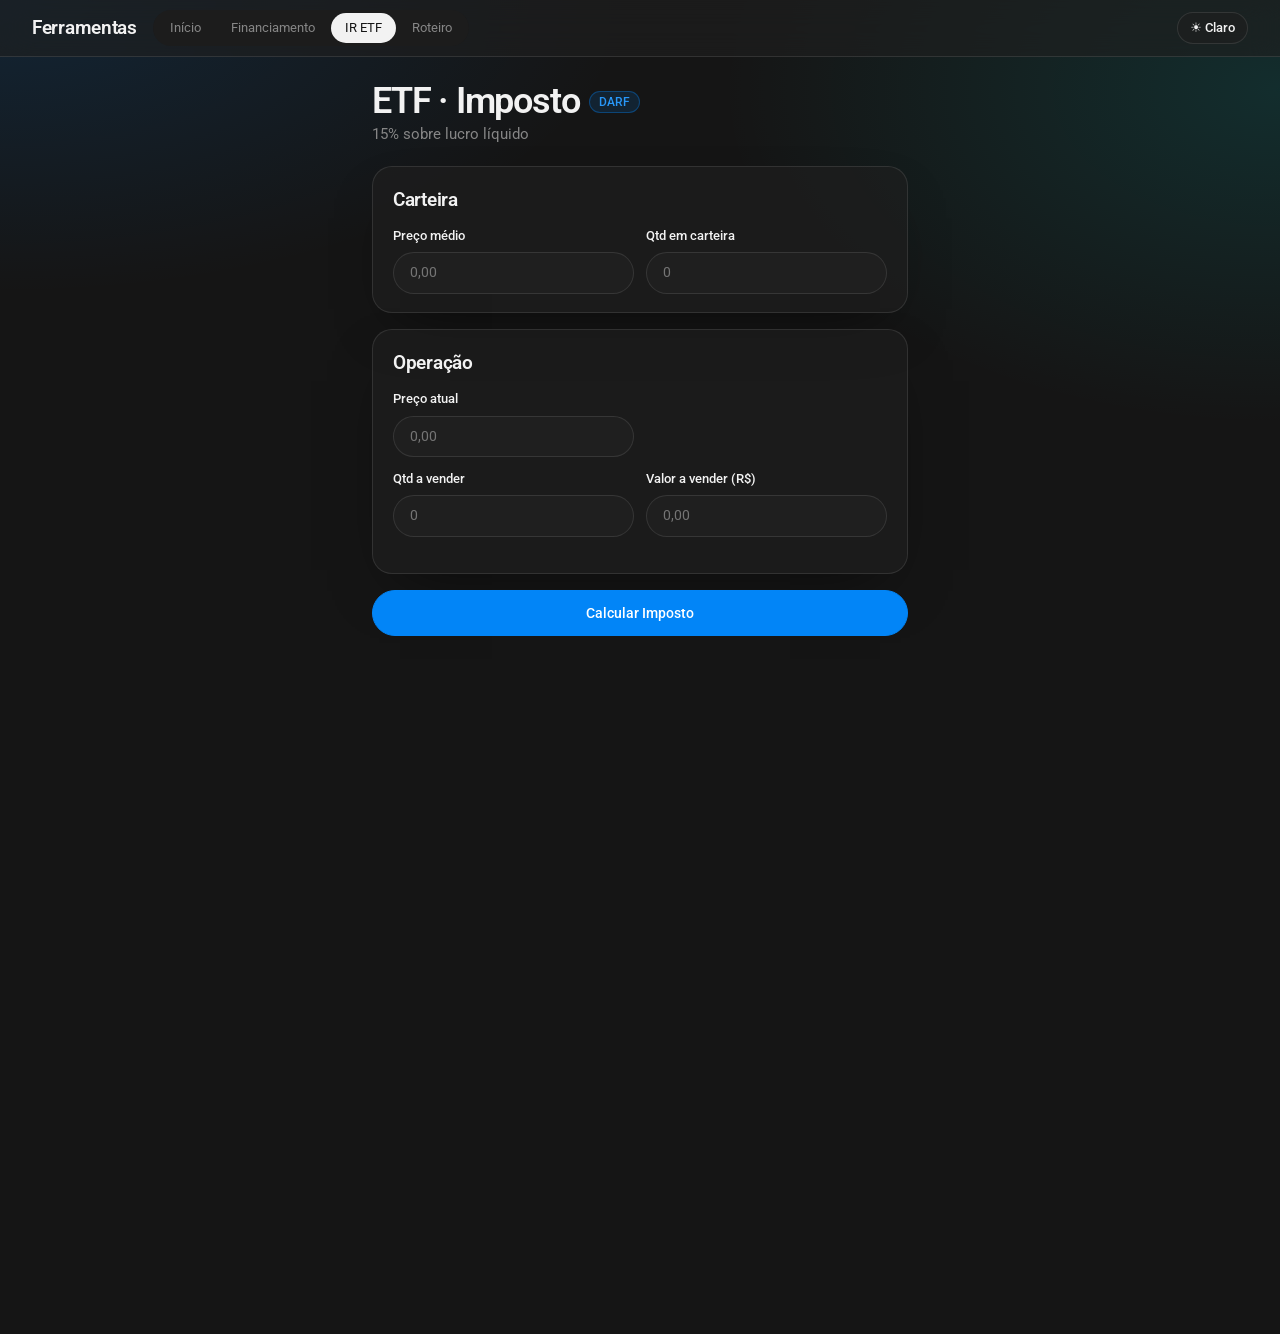
<file: ir-etf/index.html>
<!DOCTYPE html>
<html lang="pt-BR">
<head>
  <meta charset="UTF-8">
  <meta name="viewport" content="width=device-width, initial-scale=1.0, viewport-fit=cover">
  <title>ETF · Imposto</title>
  <link rel="stylesheet" href="../assets/glass.css">
  <link rel="stylesheet" href="../assets/base.css">
  <script src="../assets/theme.js"></script>
  <style>
    main { max-width: 600px; }
    .title { display: flex; align-items: center; gap: .6rem; }
    .title h1 { margin: 0; }

    /* Cards de entrada */
    .card h2 { margin: 0 0 .75rem; }
    .field-grid { display: grid; grid-template-columns: 1fr 1fr; gap: .75rem; }
    .field-grid + .field-grid { margin-top: .75rem; }
    .campo { display: flex; flex-direction: column; min-width: 0; }
    input[type="number"] { -moz-appearance: textfield; }
    input[type="number"]::-webkit-inner-spin-button,
    input[type="number"]::-webkit-outer-spin-button { -webkit-appearance: none; margin: 0; }
    input.error { border-color: var(--bad);
      box-shadow: 0 0 0 3px color-mix(in srgb, var(--bad) 13%, transparent); }
    input.derived { color: var(--muted); background: var(--card); }
    .err { display: none; font-size: 12.5px; color: var(--bad); margin-top: .2rem; }
    .err.visible { display: block; }
    .hint { font-size: 12.5px; color: var(--muted); min-height: 1.2em; margin-top: .2rem; }
    .calc { display: block; width: 100%; padding-block: .7rem; }

    /* Resultado: aparece depois de calcular */
    #result-panel { margin-top: 1.25rem; opacity: 0; transform: translateY(8px);
      pointer-events: none;
      transition: opacity var(--dur) var(--ease-out), transform var(--dur) var(--ease-out); }
    #result-panel.visible { opacity: 1; transform: none; pointer-events: auto; }
    #result-panel h2 { margin: 1.5rem 0 .75rem; }

    /* Valores em KPIs; lucro e prejuízo trocam o gradiente pela cor de status */
    .kpi b { font-variant-numeric: tabular-nums; }
    .stats { grid-template-columns: 1fr 1fr; }
    .stats b { font-size: 1.15rem; white-space: normal; overflow-wrap: anywhere; }
    .kpi b.pos, .kpi b.neg, .kpi b.profit, .kpi b.zero { background: none; }
    .kpi b.pos, .kpi b.zero { color: var(--ok); }
    .kpi b.neg, .kpi b.profit { color: var(--bad); }
    .loss-alert { display: none; margin: 1rem 0 0; }
    .loss-alert.visible { display: flex; }

    /* Barra empilhada da venda: custo, lucro e IR */
    .stacked-bar { display: flex; height: 8px; border-radius: var(--r); overflow: hidden;
      background: var(--card); margin: .9rem 0 .4rem; }
    .bar-seg { transition: flex var(--dur) var(--ease-out); min-width: 0; }
    .bar-cost, .dot-cost { background: var(--primary); }
    .bar-profit, .dot-profit { background: var(--ok); }
    .bar-tax, .dot-tax { background: var(--bad); }
    .bar-legend { display: flex; gap: 1rem; font-size: 12.5px; color: var(--muted); }
    .legend-dot { display: inline-block; width: 8px; height: 8px; border-radius: 50%;
      margin-right: .35rem; vertical-align: middle; }

    @media (max-width: 380px) { .field-grid, .stats { grid-template-columns: 1fr; } }
  </style>
</head>
<body>

<header class="top">
  <a class="brand" href="../">Ferramentas</a>
  <nav class="tabs" aria-label="Ferramentas">
    <a href="../">Início</a>
    <a href="../financiamento/">Financiamento</a>
    <a href="./" aria-current="page">IR ETF</a>
    <a href="../roteiro-viagem/">Roteiro</a>
  </nav>
  <button class="btn" id="tema" type="button"></button>
</header>

<main>
<div class="title">
  <h1>ETF · Imposto</h1>
  <span class="badge">DARF</span>
</div>
<p class="lede">15% sobre lucro líquido</p>

<form id="taxForm" novalidate>

  <!-- Card Carteira -->
  <div class="card">
    <h2>Carteira</h2>
    <div>
      <div class="field-grid">
        <div class="campo">
          <label for="avgPrice">Preço médio</label>
          <input type="number" id="avgPrice" step="0.01" min="0.01" placeholder="0,00" required>
          <span class="err" id="avgPriceErr">Valor inválido</span>
        </div>
        <div class="campo">
          <label for="totalQty">Qtd em carteira</label>
          <input type="number" id="totalQty" step="1" min="1" placeholder="0" required>
          <span class="err" id="totalQtyErr">Qtd inválida</span>
        </div>
      </div>
    </div>
  </div>

  <!-- Card Operação -->
  <div class="card">
    <h2>Operação</h2>
    <div>
      <div class="field-grid">
        <div class="campo">
          <label for="currentPrice">Preço atual</label>
          <input type="number" id="currentPrice" step="0.01" min="0.01" placeholder="0,00" required>
          <span class="err" id="currentPriceErr">Valor inválido</span>
        </div>
      </div>
      <div class="field-grid">
        <div class="campo">
          <label for="sellQty">Qtd a vender</label>
          <input type="number" id="sellQty" step="1" min="1" placeholder="0" required>
          <span class="err" id="sellQtyErr">Qtd inválida</span>
        </div>
        <div class="campo">
          <label for="sellValue">Valor a vender (R$)</label>
          <input type="number" id="sellValue" step="0.01" min="0.01" placeholder="0,00">
          <span class="hint" id="sellValueHint"></span>
        </div>
      </div>
    </div>
  </div>

  <button type="submit" class="btn primary calc">Calcular Imposto</button>

</form>

<!-- Resultado -->
<section id="result-panel">

  <!-- DARF em destaque -->
  <div class="kpis">
    <div class="kpi"><small>DARF a pagar</small><b class="darf-amount" id="taxAmount">—</b></div>
  </div>

  <!-- Aviso de prejuízo -->
  <div class="callout loss-alert" id="lossAlert" style="--c: var(--bad)">
    <b>Prejuízo</b><span><strong id="lossValue"></strong> — sem imposto devido</span>
  </div>

  <h2>Esta venda</h2>
  <div class="kpis stats">
    <div class="kpi"><small>Venda bruta</small><b class="stat-value" id="resVenda">—</b></div>
    <div class="kpi"><small>Custo das cotas</small><b class="stat-value" id="resCusto">—</b></div>
    <div class="kpi"><small>Lucro / Prejuízo</small><b class="stat-value" id="resLucro">—</b></div>
    <div class="kpi"><small>Rentabilidade</small><b class="stat-value" id="resRent">—</b></div>
  </div>
  <div class="stacked-bar">
    <div class="bar-seg bar-cost"   id="barVendaCost"   style="flex:0"></div>
    <div class="bar-seg bar-profit" id="barVendaProfit" style="flex:0"></div>
    <div class="bar-seg bar-tax"    id="barVendaTax"    style="flex:0"></div>
  </div>
  <div class="bar-legend">
    <span><span class="legend-dot dot-cost"></span>Custo</span>
    <span><span class="legend-dot dot-profit"></span>Lucro</span>
    <span><span class="legend-dot dot-tax"></span>IR</span>
  </div>

  <h2>Carteira pós-venda</h2>
  <div class="kpis stats">
    <div class="kpi"><small>Valor atual</small><b class="stat-value" id="resSaldo">—</b></div>
    <div class="kpi"><small>Custo total</small><b class="stat-value" id="resCustoTotal">—</b></div>
    <div class="kpi"><small>Valor líquido (sem IR)</small>
      <b class="stat-value" id="resSaldoLiquido">—</b></div>
    <div class="kpi"><small>IR se vender tudo</small>
      <b class="stat-value" id="resImpostoRestante">—</b></div>
  </div>

</section>
</main>

<script>
  'use strict';

  /* ── Formatting ── */
  function formatBRL(value) {
    return new Intl.NumberFormat('pt-BR', {
      style: 'currency',
      currency: 'BRL',
      minimumFractionDigits: 2,
      maximumFractionDigits: 2
    }).format(value);
  }

  function formatPct(value) {
    const sign = value > 0 ? '+' : '';
    return sign + value.toFixed(2).replace('.', ',') + '%';
  }

  /* ── Core calculation ── */
  function calculateTax(avgPrice, totalQty, currentPrice, sellQty) {
    const custo        = avgPrice * sellQty;
    const venda        = currentPrice * sellQty;
    const lucro        = venda - custo;
    const imposto      = lucro > 0 ? lucro * 0.15 : 0;
    const rentabilidade = (currentPrice / avgPrice - 1) * 100;
    const qtdRestante   = totalQty - sellQty;
    const saldoRestante = qtdRestante * currentPrice;
    const custoTotal    = avgPrice * totalQty;
    const lucroRestante = (currentPrice - avgPrice) * qtdRestante;
    const impostoRestante = lucroRestante > 0 ? lucroRestante * 0.15 : 0;
    const saldoLiquido  = saldoRestante - impostoRestante;
    return { custo, venda, lucro, imposto, rentabilidade, saldoRestante, custoTotal, impostoRestante, saldoLiquido };
  }

  /* ── Validation ── */
  function clearErrors() {
    document.querySelectorAll('.error').forEach(el => el.classList.remove('error'));
    document.querySelectorAll('.err').forEach(el => el.classList.remove('visible'));
  }

  function showError(inputId, msgId) {
    document.getElementById(inputId).classList.add('error');
    document.getElementById(msgId).classList.add('visible');
  }

  function validateForm() {
    clearErrors();
    let valid = true;
    const avgPrice     = parseFloat(document.getElementById('avgPrice').value);
    const totalQty     = parseInt(document.getElementById('totalQty').value, 10);
    const currentPrice = parseFloat(document.getElementById('currentPrice').value);
    const sellQty      = parseInt(document.getElementById('sellQty').value, 10);

    if (!avgPrice || avgPrice <= 0) {
      showError('avgPrice', 'avgPriceErr');
      valid = false;
    }
    if (!totalQty || totalQty < 1) {
      showError('totalQty', 'totalQtyErr');
      valid = false;
    }
    if (!currentPrice || currentPrice <= 0) {
      showError('currentPrice', 'currentPriceErr');
      valid = false;
    }
    if (!sellQty || sellQty < 1 || (totalQty >= 1 && sellQty > totalQty)) {
      showError('sellQty', 'sellQtyErr');
      valid = false;
    }
    return valid;
  }

  /* ── Render result ── */
  function renderResult(result) {
    const panel     = document.getElementById('result-panel');
    const taxEl     = document.getElementById('taxAmount');
    const lossAlert = document.getElementById('lossAlert');
    const lossValue = document.getElementById('lossValue');

    // Esta venda
    document.getElementById('resVenda').textContent  = formatBRL(result.venda);
    document.getElementById('resCusto').textContent  = formatBRL(result.custo);

    const lucroEl = document.getElementById('resLucro');
    lucroEl.textContent = formatBRL(result.lucro);
    lucroEl.className = 'stat-value' + (result.lucro > 0 ? ' pos' : result.lucro < 0 ? ' neg' : '');

    const rentEl = document.getElementById('resRent');
    rentEl.textContent = formatPct(result.rentabilidade);
    rentEl.className = 'stat-value' + (result.rentabilidade > 0 ? ' pos' : result.rentabilidade < 0 ? ' neg' : '');

    // DARF
    taxEl.textContent = formatBRL(result.imposto);
    taxEl.className = 'darf-amount ' + (result.imposto > 0 ? 'profit' : 'zero');

    // Loss alert
    if (result.lucro < 0) {
      lossAlert.classList.add('visible');
      lossValue.textContent = formatBRL(Math.abs(result.lucro));
    } else {
      lossAlert.classList.remove('visible');
    }

    // Carteira pós-venda
    document.getElementById('resSaldo').textContent      = formatBRL(result.saldoRestante);
    document.getElementById('resCustoTotal').textContent = formatBRL(result.custoTotal);
    document.getElementById('resSaldoLiquido').textContent = formatBRL(result.saldoLiquido);

    const impRestEl = document.getElementById('resImpostoRestante');
    impRestEl.textContent = formatBRL(result.impostoRestante);
    impRestEl.className = 'stat-value' + (result.impostoRestante > 0 ? ' neg' : '');

    // Bar: Esta venda
    const totalVenda = result.venda;
    const lucroPos   = Math.max(0, result.lucro);
    const taxPos     = result.imposto;
    document.getElementById('barVendaCost').style.flex   = result.custo / totalVenda;
    document.getElementById('barVendaProfit').style.flex = lucroPos / totalVenda;
    document.getElementById('barVendaTax').style.flex    = taxPos / totalVenda;

    panel.classList.add('visible');
  }

  /* ── Sell mode sync ── */
  let sellMode = 'qty';

  function syncSellFields(source) {
    const currentPrice = parseFloat(document.getElementById('currentPrice').value);
    const sellQtyEl    = document.getElementById('sellQty');
    const sellValueEl  = document.getElementById('sellValue');
    const hintEl       = document.getElementById('sellValueHint');

    if (!currentPrice || currentPrice <= 0) return;

    if (source === 'value') {
      sellMode = 'value';
      const val = parseFloat(sellValueEl.value);
      if (!isNaN(val) && val > 0) {
        const qty = Math.ceil(val / currentPrice);
        sellQtyEl.value = qty;
        sellQtyEl.classList.add('derived');
        hintEl.textContent = qty + ' cota' + (qty !== 1 ? 's' : '');
      } else {
        sellQtyEl.value = '';
        hintEl.textContent = '';
      }
      sellValueEl.classList.remove('derived');
    } else {
      sellMode = 'qty';
      const qty = parseInt(sellQtyEl.value, 10);
      if (!isNaN(qty) && qty > 0) {
        sellValueEl.value = (qty * currentPrice).toFixed(2);
        sellValueEl.classList.add('derived');
        hintEl.textContent = '';
      } else {
        sellValueEl.value = '';
        sellValueEl.classList.remove('derived');
        hintEl.textContent = '';
      }
      sellQtyEl.classList.remove('derived');
    }
  }

  document.getElementById('sellQty').addEventListener('input', () => syncSellFields('qty'));
  document.getElementById('sellValue').addEventListener('input', () => syncSellFields('value'));

  /* ── Persistence ── */
  const STORAGE_KEY = 'etf_calc_portfolio';

  function savePortfolio() {
    const data = {
      avgPrice:     document.getElementById('avgPrice').value,
      totalQty:     document.getElementById('totalQty').value,
      currentPrice: document.getElementById('currentPrice').value,
      sellQty:      document.getElementById('sellQty').value,
      sellValue:    document.getElementById('sellValue').value,
    };
    localStorage.setItem(STORAGE_KEY, JSON.stringify(data));
  }

  function loadPortfolio() {
    try {
      const saved = localStorage.getItem(STORAGE_KEY);
      if (!saved) return;
      const d = JSON.parse(saved);
      if (d.avgPrice)     document.getElementById('avgPrice').value     = d.avgPrice;
      if (d.totalQty)     document.getElementById('totalQty').value     = d.totalQty;
      if (d.currentPrice) document.getElementById('currentPrice').value = d.currentPrice;
      if (d.sellQty)      document.getElementById('sellQty').value      = d.sellQty;
      if (d.sellValue)    document.getElementById('sellValue').value    = d.sellValue;
    } catch (_) { /* ignora JSON corrompido */ }
  }

  ['avgPrice','totalQty','currentPrice','sellQty','sellValue'].forEach(id => {
    document.getElementById(id).addEventListener('change', savePortfolio);
  });

  /* ── Form submit ── */
  document.getElementById('taxForm').addEventListener('submit', (e) => {
    e.preventDefault();
    if (!validateForm()) return;

    const avgPrice     = parseFloat(document.getElementById('avgPrice').value);
    const totalQty     = parseInt(document.getElementById('totalQty').value, 10);
    const currentPrice = parseFloat(document.getElementById('currentPrice').value);
    const sellQty      = parseInt(document.getElementById('sellQty').value, 10);

    const result = calculateTax(avgPrice, totalQty, currentPrice, sellQty);
    renderResult(result);
  });

  loadPortfolio();
</script>
</body>
</html>
</file>
<file: assets/glass.css>
/* Glass: the standard style for HTML documents and previews (beUI theme, glass variant).
   Light/dark follow prefers-color-scheme; force one with <html class="dark"> or
   <html data-theme="dark"> (and "light"). Pages for the user force dark. See GUIDE.md. */
@import url('https://fonts.googleapis.com/css2?family=Geist:wght@400;500;600;700&family=Geist+Mono:wght@400;500&display=swap');

*, *::before, *::after { box-sizing: border-box; }

:root {
  --font: 'Geist', ui-sans-serif, system-ui, sans-serif;
  --mono: 'Geist Mono', ui-monospace, monospace;
  --primary: #0285f7; --info: #0285f7; --ok: #00be6a; --warn: #f9a300; --bad: #ee343b;
  --violet: #a672ff;
  --r: 10px; --r-card: 20px;
  --bg: #fcfcfc; --fg: #0b0b0b; --card: #f5f5f5; --muted: #636363; --surface: #fff;
  --line: rgb(0 0 0 / .06); --line2: rgb(0 0 0 / .12); --accent: #00c5c7;
  --tint-to: #000; --tint-amt: 28%; --shadow: 0 24px 60px -28px rgb(0 0 0 / .25);
  --glass: color-mix(in srgb, var(--surface) 62%, transparent);
  /* page background; sticky bars reuse it with background-attachment: fixed */
  --page:
    radial-gradient(900px 420px at 0% 0%,
      color-mix(in srgb, var(--primary) 14%, transparent), transparent 70%),
    radial-gradient(800px 480px at 100% 10%,
      color-mix(in srgb, var(--accent) 12%, transparent), transparent 70%),
    var(--bg);
  color-scheme: light;
}
@media (prefers-color-scheme: dark) {
  :root:not(.light):not([data-theme="light"]) {
    --bg: #151515; --fg: #f2f2f2; --card: #1c1c1c; --muted: #868686; --surface: #1f1f1f;
    --line: rgb(255 255 255 / .06); --line2: rgb(255 255 255 / .10); --accent: #00dfe1;
    --tint-to: #fff; --tint-amt: 15%; --shadow: 0 24px 60px -28px rgb(0 0 0 / .6);
    color-scheme: dark;
  }
}
:root.dark, :root[data-theme="dark"] {
  --bg: #151515; --fg: #f2f2f2; --card: #1c1c1c; --muted: #868686; --surface: #1f1f1f;
  --line: rgb(255 255 255 / .06); --line2: rgb(255 255 255 / .10); --accent: #00dfe1;
  --tint-to: #fff; --tint-amt: 15%; --shadow: 0 24px 60px -28px rgb(0 0 0 / .6);
  color-scheme: dark;
}

/* base */
body {
  margin: 0; font: 15px/1.55 var(--font); color: var(--fg);
  background: var(--page); background-attachment: fixed;
}
h1 { font-size: 36px; font-weight: 600; letter-spacing: -1.2px; line-height: 1.15;
     margin: 4px 0 8px; }
h2 { font-size: 19px; font-weight: 600; letter-spacing: -0.3px; margin: 32px 0 12px; }
h3 { font-size: 15px; font-weight: 600; margin: 20px 0 8px; }
a { color: var(--primary); text-decoration: none; }
a:hover { text-decoration: underline; }
code { font: 0.9em var(--mono); background: var(--card); padding: 1px 5px; border-radius: 5px; }
kbd {
  font: 500 12.5px var(--font); padding: 2px 8px; border-radius: 9999px;
  color: color-mix(in srgb, var(--primary), var(--tint-to) var(--tint-amt));
  background: color-mix(in srgb, var(--primary) 12%, transparent);
  box-shadow: inset 0 0 0 1px color-mix(in srgb, var(--primary) 30%, transparent);
}
li::marker { color: var(--muted); }
img { max-width: 100%; }
.wrap { max-width: 1180px; margin: 0 auto; padding: 40px 28px 64px; }
.eyebrow { font: 500 12px var(--mono); color: var(--muted); }
.muted { color: var(--muted); }

/* glass surfaces; only .glass blurs, since many blurred layers make scrolling stutter */
.glass, .card, .kpi, .callout, pre, .tablewrap {
  background: var(--glass); border: 1px solid var(--line2); box-shadow: var(--shadow);
}
.glass { backdrop-filter: blur(16px); -webkit-backdrop-filter: blur(16px); }
.card { border-radius: var(--r-card); padding: 18px 20px; }

/* KPIs */
.kpis { display: grid; grid-template-columns: repeat(auto-fit, minmax(160px, 1fr)); gap: 12px; }
.kpi { border-radius: var(--r-card); padding: 14px 18px; }
.kpi small { display: block; color: var(--muted); font-size: 12px; }
.kpi b {
  display: block; font-size: 28px; font-weight: 600; letter-spacing: -0.5px; margin-top: 2px;
  white-space: nowrap;
  background: linear-gradient(120deg, var(--primary), var(--accent));
  -webkit-background-clip: text; background-clip: text; color: transparent;
}
.kpi b span { -webkit-text-fill-color: currentColor; } /* coloured spans inside the gradient */
.kpi i { font-style: normal; font-size: 12px; color: var(--muted); }

/* badges: pick the colour with style="--c: var(--ok)" */
.badge {
  --c: var(--info); display: inline-flex; align-items: center; gap: 6px;
  font-size: 12px; font-weight: 500; padding: 2px 10px; border-radius: 9999px; white-space: nowrap;
  background: color-mix(in srgb, var(--c) 13%, transparent);
  box-shadow: inset 0 0 0 1px color-mix(in srgb, var(--c) 35%, transparent);
  color: color-mix(in srgb, var(--c), var(--tint-to) var(--tint-amt));
}
.badge.square { border-radius: 6px; }
.badges { display: flex; flex-wrap: wrap; gap: 6px; }

/* pill tabs */
.tabs { display: inline-flex; gap: 2px; padding: 3px; background: var(--card);
        border-radius: 9999px; }
.tabs > * { padding: 5px 14px; border: 0; border-radius: 9999px; background: none;
            font: inherit; font-size: 13px; color: var(--muted); cursor: pointer; }
.tabs > .on, .tabs > .active, .tabs > [aria-selected="true"] {
  background: var(--fg); color: var(--bg);
}

/* tables */
.tablewrap { border-radius: var(--r-card); padding: 4px 8px; overflow-x: auto; }
table { width: 100%; border-collapse: collapse; font-size: 14px; }
th { text-align: left; font-weight: 500; color: var(--muted); font-size: 12px; padding: 8px 10px;
     border-bottom: 1px solid var(--line2); }
td { padding: 9px 10px; border-bottom: 1px solid var(--line); vertical-align: top; }
tr:last-child td { border-bottom: 0; }
td.num, th.num { font-family: var(--mono); font-size: 13px; text-align: right; }

/* callout: style="--c: var(--warn)" */
.callout {
  --c: var(--info); display: flex; gap: 10px; padding: 12px 16px; border-radius: var(--r-card);
  background: color-mix(in srgb, var(--c) 10%, var(--glass));
  border-color: color-mix(in srgb, var(--c) 30%, transparent);
}
.callout > b:first-child {
  color: color-mix(in srgb, var(--c), var(--tint-to) var(--tint-amt)); white-space: nowrap;
}

/* timeline */
.timeline { list-style: none; margin: 0; padding: 0; }
.timeline li { position: relative; padding: 0 0 14px 24px; }
.timeline li::before {
  content: ""; position: absolute; left: 4px; top: 8px; width: 7px; height: 7px;
  border-radius: 50%; background: var(--accent);
  box-shadow: 0 0 0 4px color-mix(in srgb, var(--accent) 20%, transparent);
}
.timeline li::after {
  content: ""; position: absolute; left: 7px; top: 20px; bottom: 0; width: 1px;
  background: var(--line2);
}
.timeline li:last-child::after { display: none; }
.timeline time { font: 12px var(--mono); color: var(--muted); margin-right: 8px; }

/* code */
pre { margin: 0; padding: 14px 16px; border-radius: var(--r-card); font: 13px/1.6 var(--mono);
      overflow-x: auto; }
pre code { background: none; padding: 0; }

/* form fields */
.field { display: block; }
.field > span { display: block; font-size: 13px; font-weight: 500; margin-bottom: 6px; }
input[type=text], input[type=search], input:not([type]), textarea, select {
  -webkit-appearance: none; appearance: none;
  width: 100%; font: inherit; font-size: 14px; color: var(--fg); background: var(--surface);
  border: 1px solid var(--line2); border-radius: 9999px; padding: 9px 16px; outline: none;
}
textarea { border-radius: var(--r-card); }
input:focus, textarea:focus, select:focus {
  border-color: var(--primary);
  box-shadow: 0 0 0 3px color-mix(in srgb, var(--primary) 20%, transparent);
}

/* details; .plain drops the frame for trees and inline toggles */
details { border: 1px solid var(--line2); border-radius: var(--r-card); padding: 10px 16px;
          background: var(--glass); }
summary { cursor: pointer; font-weight: 500; }
details.card { padding: 0; }
details[open] > summary { border-bottom: 1px solid var(--line); }
details.plain { border: 0; border-radius: 0; padding: 0; background: none; }
details.plain[open] > summary { border-bottom: 0; }

/* screenshots and modals */
figure img, .shot { border-radius: var(--r); border: 1px solid var(--line2);
                    box-shadow: var(--shadow); }
.modal-overlay { backdrop-filter: blur(6px); -webkit-backdrop-filter: blur(6px); }

:root {
  --ease-out: cubic-bezier(0.16, 1, 0.3, 1);
  --ease-in-out: cubic-bezier(0.77, 0, 0.175, 1);
  --dur: 240ms;
  interpolate-size: allow-keywords;
}

/* motion: theme easings on every interactive surface */
.card, .badge, .tabs > *, .btn, input, textarea, select {
  transition: background-color var(--dur) var(--ease-out), color var(--dur) var(--ease-out),
    border-color var(--dur) var(--ease-out), box-shadow var(--dur) var(--ease-out),
    transform var(--dur) var(--ease-out);
}
.card.lift:hover {
  transform: translateY(-3px);
  border-color: color-mix(in srgb, var(--primary) 45%, var(--line2));
}
/* sliding tab indicator: add <span class="ind"> and move it with JS (GUIDE.md) */
.tabs { position: relative; }
.tabs .ind {
  position: absolute; top: 3px; bottom: 3px; border-radius: 9999px; background: var(--fg);
  transition: left 380ms var(--ease-out), width 380ms var(--ease-out); pointer-events: none;
}
.tabs:has(.ind) > :not(.ind) { position: relative; z-index: 1; }
.tabs:has(.ind) > .on { background: none; color: var(--bg); }
/* buttons */
.btn {
  font: inherit; font-size: 14px; font-weight: 500; padding: 8px 16px; border-radius: 9999px;
  border: 1px solid var(--line2); background: var(--glass); color: var(--fg); cursor: pointer;
}
.btn.primary { background: var(--primary); border-color: var(--primary); color: #fff; }
.btn:hover { transform: translateY(-1px); box-shadow: var(--shadow); }
.btn:active { transform: scale(.97); }

/* accordion */
.accordion { border-radius: var(--r-card); padding: 4px 18px; }
.accordion details { border: 0; border-radius: 0; background: none; padding: 0;
  border-bottom: 1px solid var(--line); }
.accordion details:last-child { border-bottom: 0; }
.accordion summary { list-style: none; display: flex; justify-content: space-between;
  align-items: center; padding: 14px 0; }
.accordion summary::-webkit-details-marker { display: none; }
.accordion summary::after { content: "›"; color: var(--muted); font-size: 18px;
  transition: rotate var(--dur) var(--ease-out); }
.accordion details[open] > summary { border-bottom: 0; }
.accordion details[open] > summary::after { rotate: 90deg; }
.accordion details::details-content {
  height: 0; overflow: clip;
  transition: height var(--dur) var(--ease-out), content-visibility var(--dur) allow-discrete;
}
.accordion details[open]::details-content { height: auto; }
.accordion details p { margin: 0 0 14px; color: var(--muted); }

/* tooltip: <span data-tip="text"> */
[data-tip] { position: relative; text-decoration: underline dotted var(--muted);
  text-underline-offset: 3px; cursor: help; }
[data-tip]::after {
  content: attr(data-tip); position: absolute; bottom: calc(100% + 8px); left: 50%;
  translate: -50% 4px; opacity: 0; pointer-events: none; white-space: nowrap; z-index: 5;
  font-size: 12px; font-weight: 500; padding: 6px 10px; border-radius: var(--r);
  background: var(--fg); color: var(--bg); box-shadow: var(--shadow);
  transition: opacity var(--dur) var(--ease-out), translate var(--dur) var(--ease-out);
}
[data-tip]:hover::after, [data-tip]:focus-visible::after, [data-tip].show::after {
  opacity: 1; translate: -50% 0;
}

/* file diff */
.diff { border-radius: var(--r-card); overflow: hidden; font: 13px/1.65 var(--mono); }
.diff > header { display: flex; align-items: center; gap: 10px; padding: 10px 14px;
  border-bottom: 1px solid var(--line2); font: 500 13px var(--font); }
.diff > header .path { flex: 1; font-family: var(--mono); }
.diff .l { display: grid; grid-template-columns: 40px 40px 18px 1fr; }
.diff .l span:nth-child(-n+2) { color: var(--muted); text-align: right; padding-right: 10px;
  user-select: none; opacity: .7; }
.diff .l span:nth-child(3) { color: var(--muted); user-select: none; }
.diff .l code { background: none; padding: 0; font: inherit; white-space: pre; }
.diff .add { background: color-mix(in srgb, var(--ok) 10%, transparent); }
.diff .add span:nth-child(3) { color: var(--ok); }
.diff .del { background: color-mix(in srgb, var(--bad) 9%, transparent); }
.diff .del span:nth-child(3) { color: var(--bad); }
.diff .hunk { color: var(--muted); background: var(--card); padding: 2px 14px; }

/* sparkline: inline SVG with class="spark" */
.spark { display: block; width: 100%; height: 48px; overflow: visible; }
.spark .line { fill: none; stroke: var(--primary); stroke-width: 2; stroke-linecap: round;
  stroke-linejoin: round; }
.spark .area { fill: url(#spark-fill); }
.spark .dot { fill: var(--accent); stroke: var(--bg); stroke-width: 2; }

/* bars: <div class="bars"><i style="--v:.6" data-l="Mon"></i>…</div> */
.bars { display: flex; align-items: flex-end; gap: 8px; height: 140px; padding-bottom: 20px; }
.bars i { position: relative; flex: 1; height: calc(var(--v) * 100%);
  border-radius: 6px 6px 2px 2px; opacity: .9;
  background: linear-gradient(180deg, var(--accent), var(--primary)); }
.bars i::after { content: attr(data-l); position: absolute; top: 100%; left: 50%;
  translate: -50% 4px; font: 11px var(--mono); color: var(--muted); }
.bars i:hover { opacity: 1; }

/* donut: <div class="donut" style="--a:52; --b:30"> (percentages, rest muted) */
.donut {
  --a: 50; --b: 30; width: 140px; aspect-ratio: 1; border-radius: 50%;
  background: conic-gradient(var(--primary) 0 calc(var(--a) * 1%),
    var(--accent) 0 calc((var(--a) + var(--b)) * 1%), var(--line2) 0);
  mask: radial-gradient(farthest-side, transparent 68%, #000 69%);
}
.legend-row { display: flex; flex-direction: column; gap: 6px; font-size: 13px; }
.legend-row i { display: inline-block; width: 8px; height: 8px; border-radius: 50%;
  margin-right: 8px; }
</file>
<file: assets/base.css>
/* Regras comuns do site ferramentas, sobre o visual Glass (assets/glass.css).
   Cada página carrega glass.css, depois este arquivo, e só acrescenta o que é dela.
   Use os tokens do Glass; nunca cores, fontes ou raios fixos. */

/* Fonte do site: Roboto no lugar da Geist do Glass. A Geist não é baixada, porque nada a usa */
@import url('https://fonts.googleapis.com/css2?family=Roboto:wght@400;500;600;700&family=Roboto+Mono:wght@400;500&display=swap');
:root {
  --font: 'Roboto', ui-sans-serif, system-ui, sans-serif;
  --mono: 'Roboto Mono', ui-monospace, monospace;
}

a { text-underline-offset: 2px; }
:focus-visible { outline: 2px solid var(--primary); outline-offset: 2px; }

/* Barra do topo: nome do site, uma aba por página e o botão de tema */
header.top { position: sticky; top: env(safe-area-inset-top, 0px); z-index: 3; display: flex;
  align-items: center; gap: 1rem; padding: .625rem clamp(1rem, 3vw, 2rem); flex-wrap: wrap;
  background: var(--glass); border-bottom: 1px solid var(--line2);
  backdrop-filter: blur(16px); -webkit-backdrop-filter: blur(16px); }
.brand { font-size: 19px; font-weight: 600; letter-spacing: -0.3px; color: var(--fg); }
.brand:hover { text-decoration: none; }
nav.tabs { overflow-x: auto; scrollbar-width: none; }
nav.tabs::-webkit-scrollbar { display: none; }
nav.tabs > a { white-space: nowrap; }
nav.tabs > a:hover { text-decoration: none; color: var(--fg); }
nav.tabs > a[aria-current="page"] { background: var(--fg); color: var(--bg); }
#tema { margin-left: auto; padding: 5px 12px; font-size: 13px; white-space: nowrap; }

main { max-width: 1180px; margin: 0 auto;
  padding: 1.5rem clamp(1rem, 3vw, 2rem) calc(4rem + env(safe-area-inset-bottom, 0px)); }
.lede { color: var(--muted); margin: 0 0 1.25rem; max-width: 78ch; }
.card { margin: 0 0 1rem; }

/* Formulários: rótulo acima do campo, e o visual do Glass também nos campos numéricos */
label { display: block; font-size: 13px; font-weight: 500; margin: 0 0 6px; }
input[type=number], input[type=date], input[type=time], input[type=email], input[type=url],
input[type=tel] {
  -webkit-appearance: none; appearance: none;
  width: 100%; font: inherit; font-size: 14px; color: var(--fg); background: var(--surface);
  border: 1px solid var(--line2); border-radius: 9999px; padding: 9px 16px; outline: none;
  font-variant-numeric: tabular-nums;
}

/* O Glass tira a seta nativa do select; esta desenha uma na cor do texto secundário */
select { padding-right: 36px; background-repeat: no-repeat; background-size: 5px 5px;
  background-position: right 20px center, right 15px center;
  background-image: linear-gradient(45deg, transparent 50%, var(--muted) 50%),
    linear-gradient(135deg, var(--muted) 50%, transparent 50%); }

.pos { color: var(--ok); }
.neg { color: var(--bad); }

@media (prefers-reduced-motion: reduce) { * { transition: none !important; } }

/* Celular: nome do site e botão de tema na primeira linha, abas na segunda */
@media (max-width: 640px) {
  header.top { gap: .5rem; padding-block: .5rem; }
  nav.tabs { order: 3; flex: 1 0 100%; }
}
</file>
